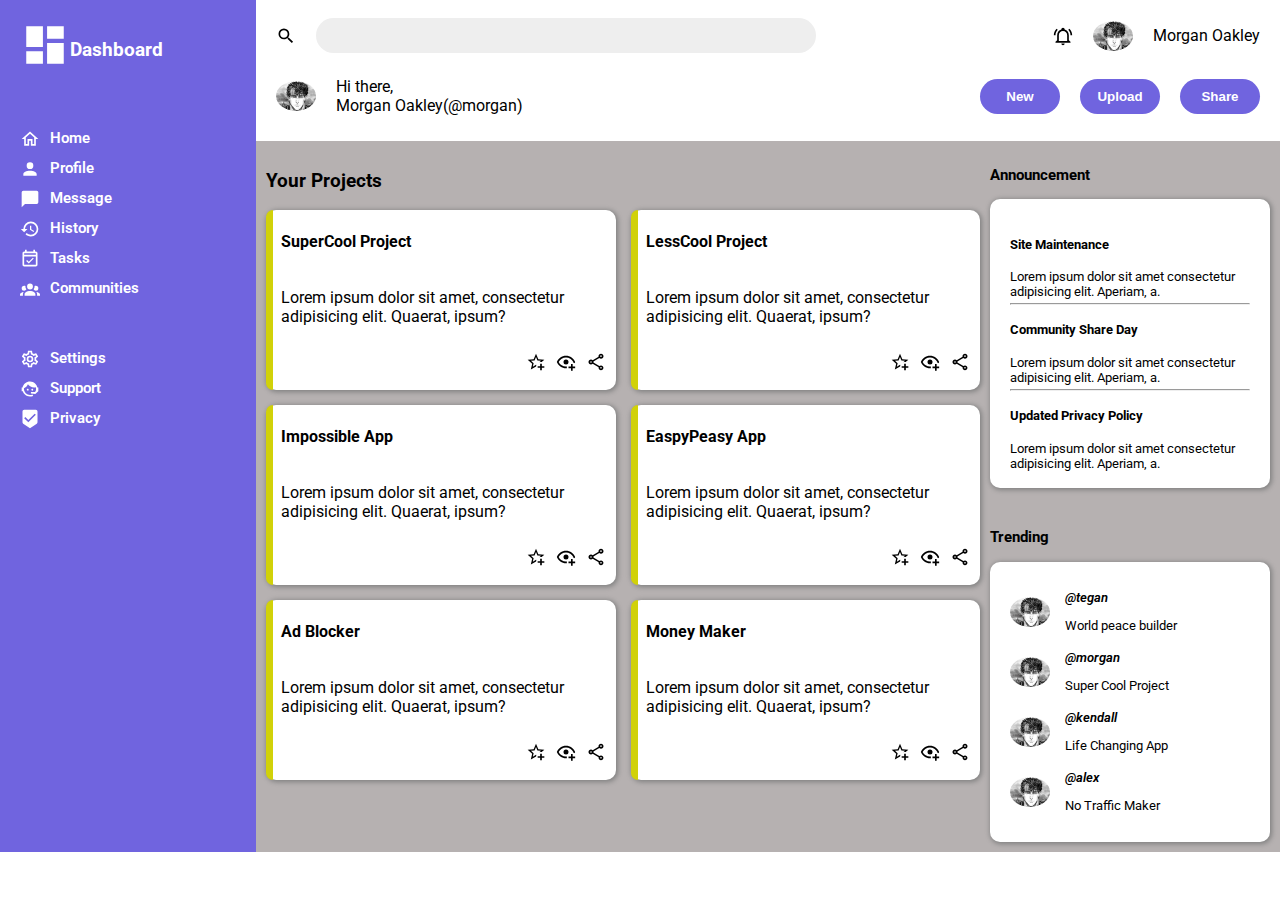
<file: Grid/AdminDashBoard/index.html>
<!DOCTYPE html>
<html lang="en">
<head>
    <meta charset="UTF-8">
    <meta name="viewport" content="width=device-width, initial-scale=1.0">
    <title>Admin Dashboard</title>
    <link rel="stylesheet" href="admindashboard.css">
    <link rel="preconnect" href="https://fonts.googleapis.com">
<link rel="preconnect" href="https://fonts.gstatic.com" crossorigin>
<link href="https://fonts.googleapis.com/css2?family=Roboto:ital,wght@0,100;0,300;0,400;0,500;0,700;0,900;1,100;1,300;1,400;1,500;1,700;1,900&display=swap" rel="stylesheet">
</head>
<body>
    <aside>
        <div class="logo">
            <svg xmlns="http://www.w3.org/2000/svg" class="icon"
                viewBox="0 0 24 24">
                <title>view-dashboard</title>
                <path d="M13,3V9H21V3M13,21H21V11H13M3,21H11V15H3M3,13H11V3H3V13Z" />
            </svg>
            <h3>Dashboard</h3>
        </div>
        <div class="options">
            <li><img src="assets/home-outline.svg" alt=""> Home</li>
            <li><img src="assets/account.svg" alt=""> Profile</li>
            <li><img src="assets/message.svg" alt=""> Message</li>
            <li><img src="assets/history.svg" alt=""> History</li>
            <li><img src="assets/calendar-check-outline.svg" alt=""> Tasks</li>
            <li><img src="assets/account-group.svg" alt=""> Communities</li>
        </div>
        <div class="sec-options">
            <li><img src="assets/settings.svg" alt="">Settings</li>
            <li><img src="assets/support.svg" alt="">Support</li>
            <li><img src="assets/privacy.svg" alt="">Privacy</li>
        </div>
    </aside>
    <main>
        <header>
            <div class="upper-header">
                <div class="header-right">
                    <img src="assets/search.svg" alt="">
                    <input type="search" name="" id="">
                </div>
                <div class="header-left">
                    <img src="assets/bell.svg" alt="">
                    <img class="profile" src="assets/profile.jpg" alt="">
                    <p>Morgan Oakley</p>
                </div>
            </div>
            <div class="lower-header">
                <div class="left">
                    <img class="profile" src="assets/profile.jpg" alt="">
                    <p>Hi there, <br>
                        Morgan Oakley(@morgan)
                    </p>
                </div>
                <div class="right">
                    <button>New</button>
                    <button>Upload</button>
                    <button>Share</button>
                </div>
            </div>
        </header>
        <section>
            <div class="left-main">
                <h3>Your Projects</h4>
                <div class="container">
                   <div>
                    <div class="yel">
                        
                    </div>
                   <div class="white">
                    <h4>SuperCool Project</h4>
                    <p>Lorem ipsum dolor sit amet, consectetur adipisicing elit. Quaerat, ipsum?</p>
                    <div>
                    <img src="assets/star-plus-outline.svg" alt="">
                    <img src="assets/eye-plus-outline.svg" alt="">
                    <img src="assets/share-variant-outline.svg" alt="">
                    </div>
                </div>
                   </div>
                   <div>
                    <div class="yel">
                        
                    </div>
                   <div class="white">
                    <h4>LessCool Project</h4>
                    <p>Lorem ipsum dolor sit amet, consectetur adipisicing elit. Quaerat, ipsum?</p>
                    <div>
                    <img src="assets/star-plus-outline.svg" alt="">
                    <img src="assets/eye-plus-outline.svg" alt="">
                    <img src="assets/share-variant-outline.svg" alt="">
                    </div>
                </div>
                   </div>
                   <div>
                    <div class="yel">
                        
                    </div>
                   <div class="white">
                    <h4>Impossible App</h4>
                    <p>Lorem ipsum dolor sit amet, consectetur adipisicing elit. Quaerat, ipsum?</p>
                    <div>
                    <img src="assets/star-plus-outline.svg" alt="">
                    <img src="assets/eye-plus-outline.svg" alt="">
                    <img src="assets/share-variant-outline.svg" alt="">
                    </div>
                </div>
                   </div>
                   <div>
                    <div class="yel">
                        
                    </div>
                   <div class="white">
                    <h4>EaspyPeasy App</h4>
                    <p>Lorem ipsum dolor sit amet, consectetur adipisicing elit. Quaerat, ipsum?</p>
                    <div>
                    <img src="assets/star-plus-outline.svg" alt="">
                    <img src="assets/eye-plus-outline.svg" alt="">
                    <img src="assets/share-variant-outline.svg" alt="">
                    </div>
                </div>
                   </div>
                   <div>
                    <div class="yel">
                        
                    </div>
                   <div class="white">
                    <h4>Ad Blocker</h4>
                    <p>Lorem ipsum dolor sit amet, consectetur adipisicing elit. Quaerat, ipsum?</p>
                    <div>
                    <img src="assets/star-plus-outline.svg" alt="">
                    <img src="assets/eye-plus-outline.svg" alt="">
                    <img src="assets/share-variant-outline.svg" alt="">
                    </div>
                </div>
                   </div>
                   <div>
                    <div class="yel">
                        
                    </div>
                   <div class="white">
                    <h4>Money Maker</h4>
                    <p>Lorem ipsum dolor sit amet, consectetur adipisicing elit. Quaerat, ipsum?</p>
                    <div>
                    <img src="assets/star-plus-outline.svg" alt="">
                    <img src="assets/eye-plus-outline.svg" alt="">
                    <img src="assets/share-variant-outline.svg" alt="">
                    </div>
                </div>
                   </div>
                </div>
            </div>
            <div class="right-main">
                <div class="announcement">
                    <h3>Announcement</h3>
                    <div class="ann-container">
                        <div>
                            <h4>Site Maintenance</h4>
                            <p>Lorem ipsum dolor sit amet consectetur adipisicing elit. Aperiam, a.</p>
                        </div>
                        <hr>
                        <div>
                            <h4>Community Share Day</h4>
                            <p>Lorem ipsum dolor sit amet consectetur adipisicing elit. Aperiam, a.</p>
                        </div>
                        <hr>
                        <div>
                            <h4>Updated Privacy Policy</h4>
                            <p>Lorem ipsum dolor sit amet consectetur adipisicing elit. Aperiam, a.</p>
                        </div>
                    </div>
                </div>
                <div class="trending">
                    <h3>Trending</h3>
                    <div class="tren-container">
                        <div>
                            <img class="profile" src="assets/profile.jpg" alt="">
                            <div>
                                <p><em>@tegan</em></p>
                                <p>World peace builder</p>
                            </div>
                        </div>
                        <div>
                            <img class="profile"  src="assets/profile.jpg" alt="">
                            <div>
                                <p><em>@morgan</em></p>
                                <p>Super Cool Project</p>
                            </div>
                        </div>
                        <div>
                            <img class="profile"  src="assets/profile.jpg" alt="">
                            <div>
                                <p><em>@kendall</em></p>
                                <p>Life Changing App</p>
                            </div>
                        </div>
                        <div>
                            <img class="profile"  src="assets/profile.jpg" alt="">
                            <div>
                                <p><em>@alex</em></p>
                                <p>No Traffic Maker</p>
                            </div>
                        </div>
                    </div>
                </div>
            </div>
        </section>
    </main>
</body>
</html>
</file>
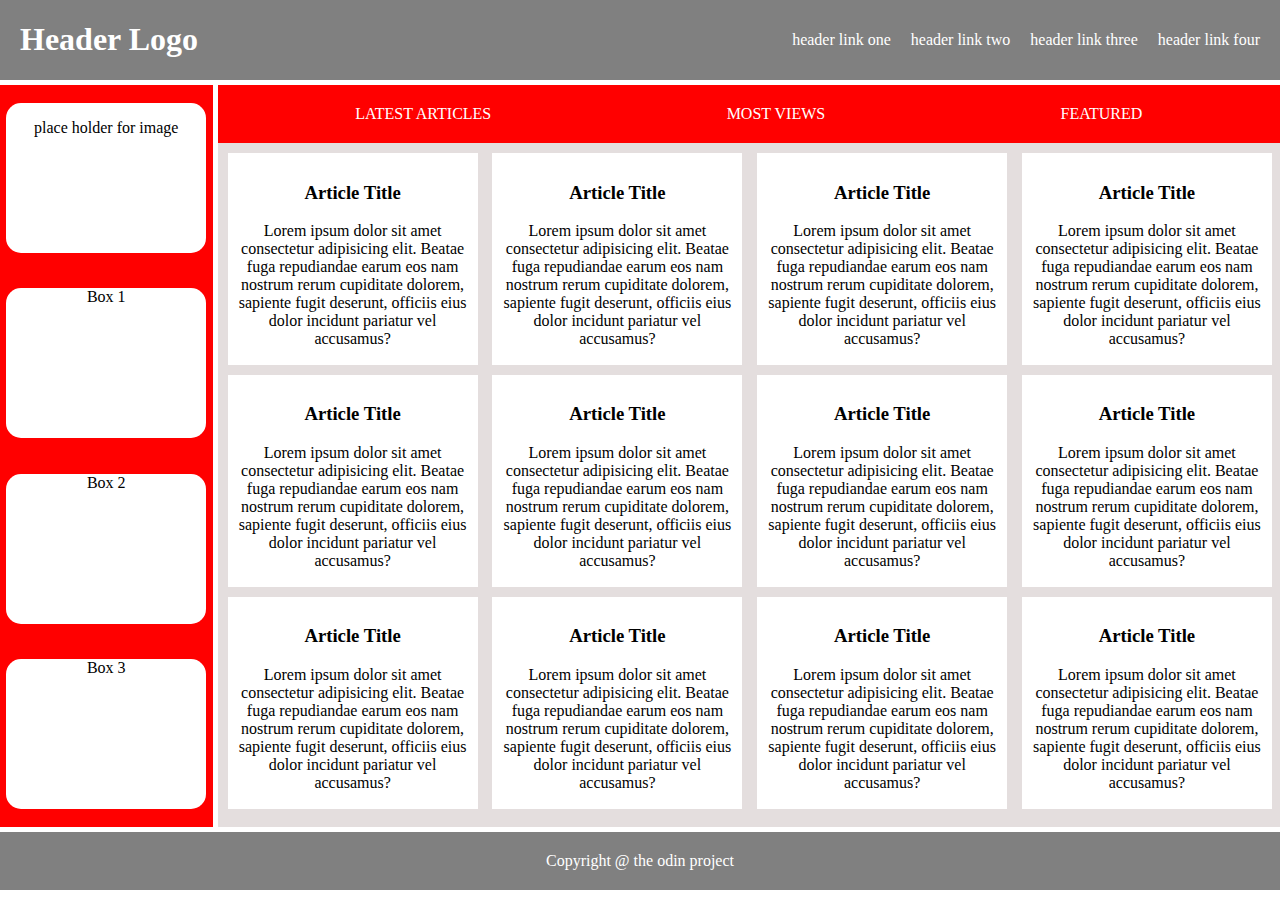
<file: Grid/holy-grail-mockup.html>
<!DOCTYPE html>
<html lang="en">
<head>
    <meta charset="UTF-8">
    <meta name="viewport" content="width=device-width, initial-scale=1.0">
    <title>holy grail mockup</title>
    <link rel="stylesheet" href="holy.css">
</head>
<body>
    <nav>
        <div>
            <h1>Header Logo</h1>
        </div>
        <div>
            <li>header link one</li>
            <li>header link two</li>
            <li>header link three</li>
            <li>header link four</li>
        </div>
    </nav>
    <main>
        <section class="left">
            <div>
                <p>place holder for image</p>
            </div>
            <div>
                Box 1
            </div>
            <div>
                Box 2
            </div>
            <div>
                Box 3
            </div>
        </section>
        <section class="right">
            <div class="nav">
                <li>LATEST ARTICLES</li>
                <li>MOST VIEWS</li>
                <li>FEATURED</li>
            </div>
            <div class="body">
                <div>
                    <h3>Article Title</h3>
                    <p>Lorem ipsum dolor sit amet consectetur adipisicing elit. Beatae fuga repudiandae earum eos 
                        nam nostrum rerum cupiditate dolorem, sapiente fugit deserunt, officiis eius dolor incidunt
                         pariatur vel accusamus?</p>
                </div>
                <div>
                    <h3>Article Title</h3>
                    <p>Lorem ipsum dolor sit amet consectetur adipisicing elit. Beatae fuga repudiandae earum eos 
                        nam nostrum rerum cupiditate dolorem, sapiente fugit deserunt, officiis eius dolor incidunt
                         pariatur vel accusamus?</p>
                </div>
                <div>
                    <h3>Article Title</h3>
                    <p>Lorem ipsum dolor sit amet consectetur adipisicing elit. Beatae fuga repudiandae earum eos 
                        nam nostrum rerum cupiditate dolorem, sapiente fugit deserunt, officiis eius dolor incidunt
                         pariatur vel accusamus?</p>
                </div>
                <div>
                    <h3>Article Title</h3>
                    <p>Lorem ipsum dolor sit amet consectetur adipisicing elit. Beatae fuga repudiandae earum eos 
                        nam nostrum rerum cupiditate dolorem, sapiente fugit deserunt, officiis eius dolor incidunt
                         pariatur vel accusamus?</p>
                </div>
                <div>
                    <h3>Article Title</h3>
                    <p>Lorem ipsum dolor sit amet consectetur adipisicing elit. Beatae fuga repudiandae earum eos 
                        nam nostrum rerum cupiditate dolorem, sapiente fugit deserunt, officiis eius dolor incidunt
                         pariatur vel accusamus?</p>
                </div>
                <div>
                    <h3>Article Title</h3>
                    <p>Lorem ipsum dolor sit amet consectetur adipisicing elit. Beatae fuga repudiandae earum eos 
                        nam nostrum rerum cupiditate dolorem, sapiente fugit deserunt, officiis eius dolor incidunt
                         pariatur vel accusamus?</p>
                </div>
                <div>
                    <h3>Article Title</h3>
                    <p>Lorem ipsum dolor sit amet consectetur adipisicing elit. Beatae fuga repudiandae earum eos 
                        nam nostrum rerum cupiditate dolorem, sapiente fugit deserunt, officiis eius dolor incidunt
                         pariatur vel accusamus?</p>
                </div>
                <div>
                    <h3>Article Title</h3>
                    <p>Lorem ipsum dolor sit amet consectetur adipisicing elit. Beatae fuga repudiandae earum eos 
                        nam nostrum rerum cupiditate dolorem, sapiente fugit deserunt, officiis eius dolor incidunt
                         pariatur vel accusamus?</p>
                </div>
                <div>
                    <h3>Article Title</h3>
                    <p>Lorem ipsum dolor sit amet consectetur adipisicing elit. Beatae fuga repudiandae earum eos 
                        nam nostrum rerum cupiditate dolorem, sapiente fugit deserunt, officiis eius dolor incidunt
                         pariatur vel accusamus?</p>
                </div>
                <div>
                    <h3>Article Title</h3>
                    <p>Lorem ipsum dolor sit amet consectetur adipisicing elit. Beatae fuga repudiandae earum eos 
                        nam nostrum rerum cupiditate dolorem, sapiente fugit deserunt, officiis eius dolor incidunt
                         pariatur vel accusamus?</p>
                </div>
                <div>
                    <h3>Article Title</h3>
                    <p>Lorem ipsum dolor sit amet consectetur adipisicing elit. Beatae fuga repudiandae earum eos 
                        nam nostrum rerum cupiditate dolorem, sapiente fugit deserunt, officiis eius dolor incidunt
                         pariatur vel accusamus?</p>
                </div>
                <div>
                    <h3>Article Title</h3>
                    <p>Lorem ipsum dolor sit amet consectetur adipisicing elit. Beatae fuga repudiandae earum eos 
                        nam nostrum rerum cupiditate dolorem, sapiente fugit deserunt, officiis eius dolor incidunt
                         pariatur vel accusamus?</p>
                </div>
            </div>
        </section>
    </main>
    <footer>
        Copyright @ the odin project
    </footer>
</body>
</html>
</file>
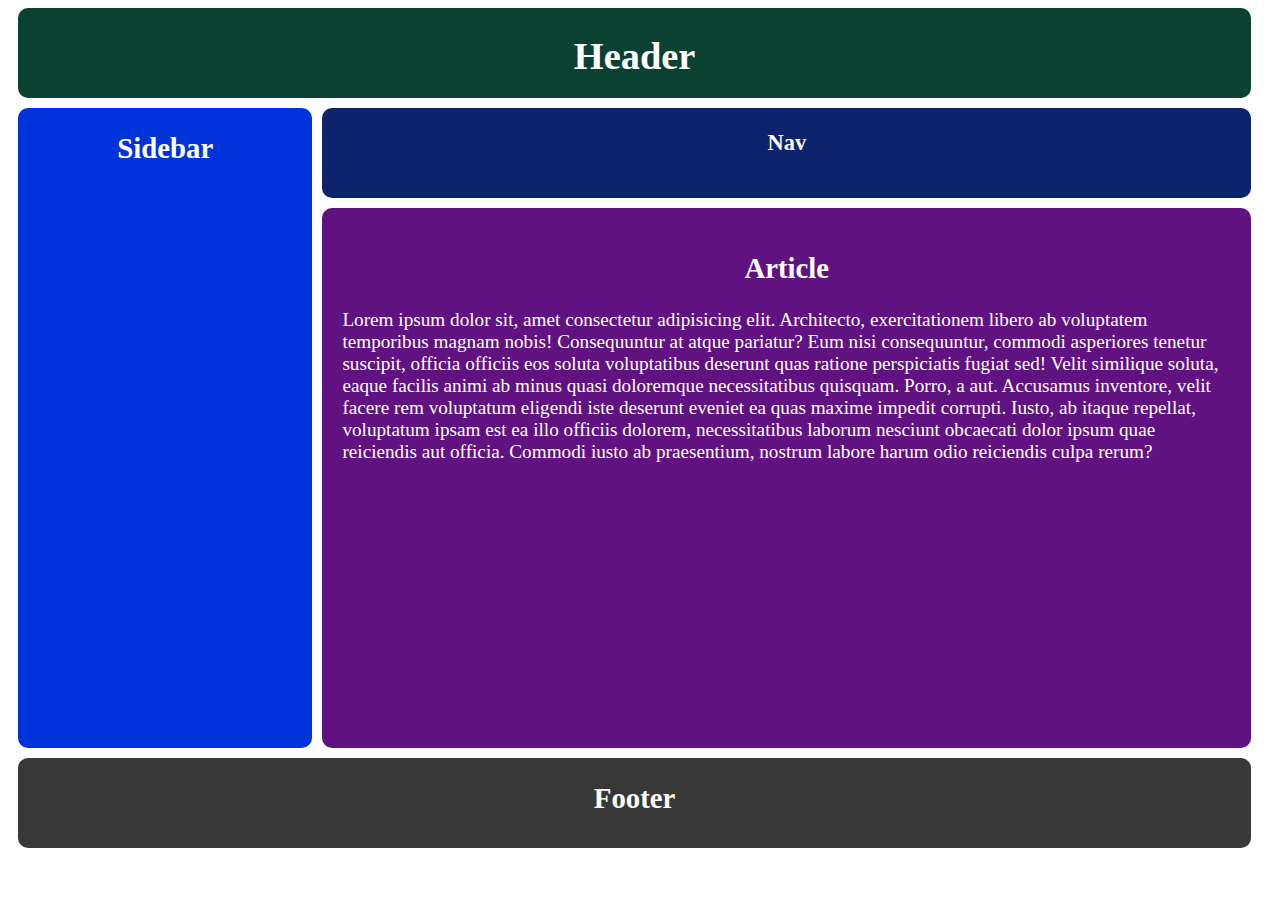
<file: Grid/responsive-holy-grail.html>
<!DOCTYPE html>
<html lang="en">
<head>
    <meta charset="UTF-8">
    <meta name="viewport" content="width=device-width, initial-scale=1.0">
    <title>Grid</title>
    <link rel="stylesheet" href="style.css">
</head>
<body>
    <div class="wrapper">
        <div id="header" class="header">
            <h1>Header</h1>
        </div>
        <div id="sidebar" class="sidebar">
            <h2>Sidebar</h2>
        </div>
        <div id="nav" class="nav">
            <h3>Nav</h3>
        </div>
        <div id="article" class="article">
            <h2>Article</h2>
            <p>Lorem ipsum dolor sit, amet consectetur adipisicing elit. Architecto, exercitationem libero ab voluptatem temporibus magnam nobis! Consequuntur at atque pariatur? Eum nisi consequuntur, commodi asperiores tenetur suscipit, officia officiis eos soluta voluptatibus deserunt quas ratione perspiciatis fugiat sed! Velit similique soluta, eaque facilis animi ab minus quasi doloremque necessitatibus quisquam. Porro, a aut. Accusamus inventore, velit facere rem voluptatum eligendi iste deserunt eveniet ea quas maxime impedit corrupti. Iusto, ab itaque repellat, voluptatum ipsam est ea illo officiis dolorem, necessitatibus laborum nesciunt obcaecati dolor ipsum quae reiciendis aut officia. Commodi iusto ab praesentium, nostrum labore harum odio reiciendis culpa rerum?</p>
        </div>
        <div id="footer" class="footer">
            <h2>Footer</h2>
        </div>
    </div>
</body>
</html>
</file>
<file: Grid/AdminDashBoard/admindashboard.css>
body{
    display: grid;
    grid-template-columns: 1fr 4fr;
    margin: 0;
    padding: 0;
    font-family: "Roboto";
}
aside{
    background-color: rgb(112, 100, 223);
    color: white;
    display: flex;
    flex-direction: column;
    justify-content:baseline;
    gap: 50px;
    padding: 20px;
}
.options,
.sec-options{
    display: flex;
    flex-direction: column;
    gap:10px;
    font-size: 15px;
    font-weight: 600;
}

.logo{
    display: flex;
}
.icon{
    height: 50px;
    fill: white;
}
p::selection{
    background-color: rgb(255, 196, 0);
}
li{
    list-style-type: none;
    display: flex;
    gap:10px;
    cursor: pointer;
}
li>img{
    height: 20px;
    fill: antiquewhite;
}
main{
    display: grid;
    grid-template-rows: 0.5fr 4fr;
}
header{
    box-shadow: 0 4px 2px -2px rgba(0, 0, 0, 0.2); 
    padding: 10px;
}
.upper-header{
    display: flex;
    align-items: center;
    justify-content: space-between;
    margin-left: 10px;
    margin-right: 10px;
}
.header-left{
    display: flex;
    align-items: center;
    gap:20px;
}
.header-right{
    display: flex;
    align-items: center;
    gap:20px;
}
.header-right>p{
    font-weight: 700;
}
input{
    width: 500px;
    border: none;
    border-radius: 20px;
    background-color: rgb(238, 238, 238);
    padding: 10px;
}
header>div>div>img{
    height: 20px;
}
.profile{
    border-radius:100%;
    height: 30px;
}
.lower-header{
    display: flex;
    justify-content: space-between;
    margin-left: 10px;
    margin-right: 10px;
}
.right,
.left{
    display: flex;
    align-items: center;
    gap: 20px;
    justify-content: center;
}
button{
    border: none;
    background-color: rgb(112, 100, 223);
    color: white;
    font-weight: 600;
    padding: 10px;
    border-radius: 20px;
    width: 80px;
}
section{
    display: flex;
    gap: 5px;
    background-color: rgb(182, 177, 177);
}
.left-main{
    width: 70%;
    padding: 10px;
}
.container{
    display: grid;
    gap:15px;
    grid-template-columns: 50% 50%;
    grid-template-rows: 180px 180px 180px;
}
.container>div{
    background-color: white;
    border-radius: 10px;
    display: flex;
    gap: 8px;
    box-shadow: 1px 1px 5px 1px grey;
}
.yel{
    background-color: rgb(209, 209, 9);
    width: 3%;
    margin: 0;
    padding: 0;
    border-top-left-radius: 10px;
    border-bottom-left-radius: 10px;
}
.white{
    display: flex;
    flex-direction: column;
    justify-content: right;
}
.white>div{
    display: flex;
    padding: 10px;
    gap: 10px;
    justify-content: flex-end;
}
.white>div>img{
    height: 20px;
}
.right-main{
    width: 30%;
    display: flex;
    height: 100%;
    flex-direction: column;
    gap:5px;
}
.announcement{
    height: 50%;
    padding: 10px;
    font-size: small;
    text-align: left;
}
.trending{
    height: 50%;
    padding: 10px;
    font-size: small;
    text-align: left;
}
.ann-container{
    background-color: rgb(255, 255, 255);
    border-radius: 10px;
    padding: 20px;
    box-shadow: 1px 1px 5px 1px grey;
}
.ann-container>div{
    height: 60px;
}
.tren-container{
    box-shadow: 1px 1px 5px 1px grey;
    background-color: rgb(255, 255, 255);
    border-radius: 10px;
    padding: 20px;
}
.tren-container>div{
    height: 60px;
    display: flex;
    align-items: center;
    justify-content: left;
    gap:15px;
}
em{
    font-weight: 600;
}
</file>
<file: Grid/holy.css>
body{
    padding: 0;
    margin: 0;
}
nav{
    display:flex;
    justify-content: space-between;
    align-items: center;
    padding-top: 0;
    padding-left:20px ;
    padding-right: 20px;
    background-color: grey;
    color:white;
    margin-bottom: 5px;
}
nav>div{
    display: flex;
    gap: 20px;
}
li{
    list-style-type: none;
}
main{
    display: grid;
    grid-template-columns: 1fr 5fr;
    grid-template-rows: 1fr;
    gap: 5px;
}
.left{
    background-color: red;
    display: grid;
    justify-content: center;
    align-items: center;

}
.left>div{
    background-color: white;
    height: 150px;
    width: 200px;
    text-align: center;
    border-radius: 15px;
}
.right{
    
}
.nav{
    display: flex;
    justify-content: space-around;
    background-color: red;
    color: white;
    padding: 20px;
}
.body{
    display: grid;
    gap:1.4%;
    grid-template-columns: 24% 24% 24% 24%;
    grid-template-rows:32% 32% 32% ;
    background-color: rgb(228, 222, 222);
    padding: 10px;
}
.body>div{
    background-color: white;
    text-align: center;
    padding: 10px;
}
footer{
    background-color: grey;
    color: white;
    text-align: center;
    padding: 20px;
    margin-top: 5px;
}
</file>
<file: Grid/style.css>
.wrapper{
    display: grid;
    gap:10px;
    grid-template-columns: 23% 23% 23% 25%;
    grid-template-rows: 10% 10% 60% 10%;
    grid-template-areas: "header header header header"
                        " sidebar nav nav nav" 
                        "sidebar article article article"
                        "footer footer footer footer"
                        ;
    height: 100vh;
    width: 100vw;
    padding-left: 10px;
}
h1,h2,h3{
    text-align: center;
}
#header{
    grid-area: header;
    background-color: rgb(10, 65, 48);
    font-size: larger;
    color:white;
    border-radius: 10px;
    
}
#nav{
    grid-area: nav;
    background-color: rgb(13, 35, 107);
    font-size: larger;
    color:white;
    border-radius: 10px;
}
#sidebar{
    grid-area: sidebar;
    background-color: rgb(0, 51, 218);
    font-size: larger;
    color:white;
    border-radius: 10px;
}
#article{
    grid-area: article;
    background-color: rgb(96, 18, 128);
    font-size: larger;
    color:white;
    border-radius: 10px;
    padding: 20px;
}
#footer{
    grid-area: footer;
    background-color: rgb(56, 56, 56);
    font-size: larger;
    color:white;
    border-radius: 10px;
}
</file>
